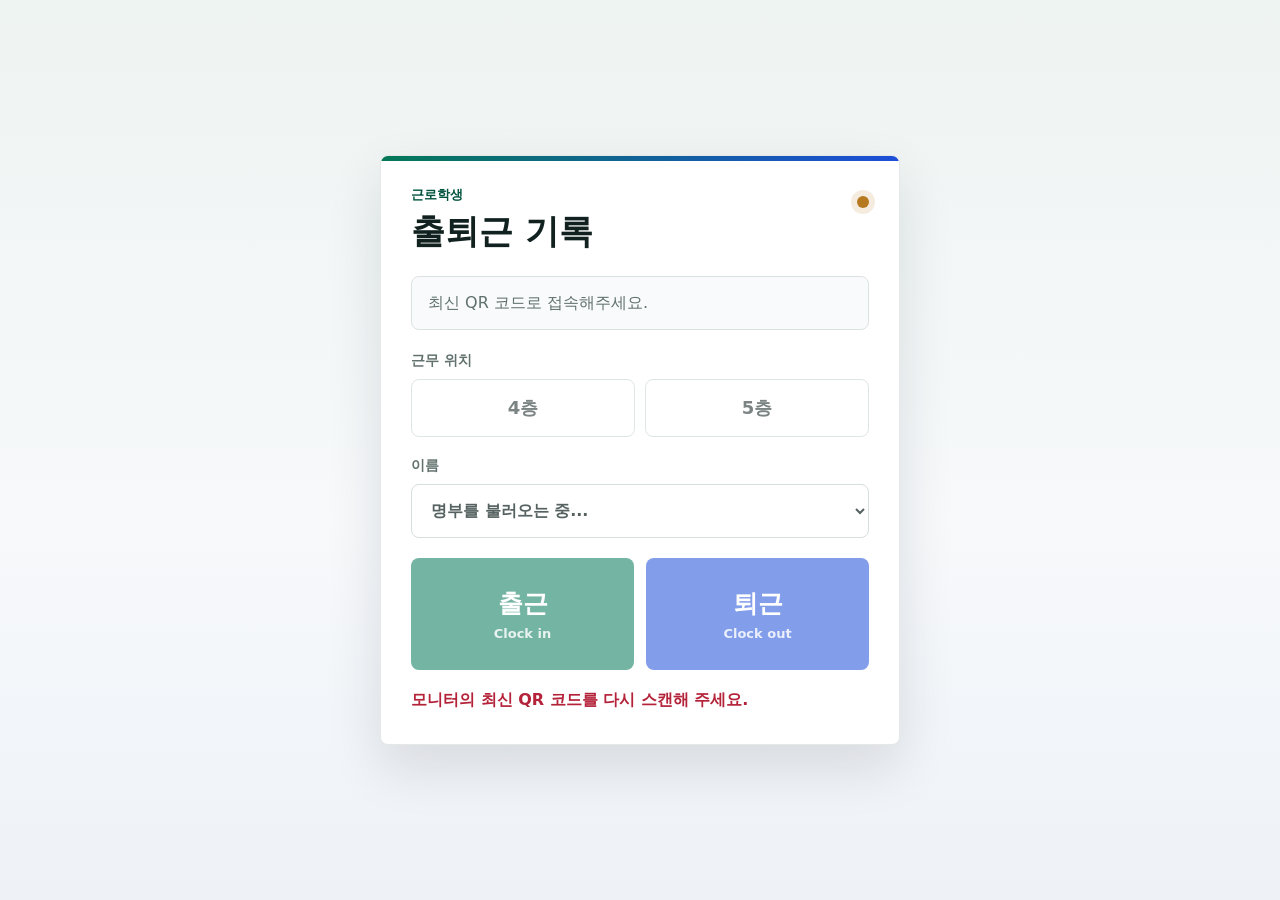
<file: index.html>
<!doctype html>
<html lang="ko">
<head>
  <meta charset="utf-8">
  <meta name="viewport" content="width=device-width, initial-scale=1">
  <meta http-equiv="Cache-Control" content="no-cache, no-store, must-revalidate">
  <meta http-equiv="Pragma" content="no-cache">
  <meta http-equiv="Expires" content="0">
  <title>근로학생 출퇴근 기록</title>
  <link rel="stylesheet" href="./styles.css?v=20260916-manual-4">
</head>
<body>
  <main class="app-shell">
    <section class="panel attendance-panel">
      <div class="loading-layer" id="loadingLayer" hidden>
        <div class="spinner" aria-hidden="true"></div>
        <strong id="loadingText">처리 중입니다</strong>
      </div>

      <div class="brand-row">
        <div>
          <p class="eyebrow">근로학생</p>
          <h1>출퇴근 기록</h1>
        </div>
        <div class="status-dot" id="connectionStatus" title="연결 상태"></div>
      </div>

      <div class="notice" id="tokenNotice">
        QR 코드를 확인하고 있습니다.
      </div>

      <fieldset class="floor-picker" id="floorPicker" disabled>
        <legend>근무 위치</legend>
        <button class="floor-button" type="button" data-floor="4층">4층</button>
        <button class="floor-button" type="button" data-floor="5층">5층</button>
      </fieldset>

      <label class="field">
        <span>이름</span>
        <select id="studentSelect" disabled>
          <option value="">명부를 불러오는 중...</option>
        </select>
      </label>

      <div class="action-grid" aria-label="출근 또는 퇴근 선택">
        <button class="action-button in" id="clockInButton" type="button" disabled>
          <span>출근</span>
          <strong>Clock in</strong>
        </button>
        <button class="action-button out" id="clockOutButton" type="button" disabled>
          <span>퇴근</span>
          <strong>Clock out</strong>
        </button>
      </div>

      <p class="result" id="resultText" role="status" aria-live="polite"></p>
      <button class="secondary-button retry-button" id="retryRosterButton" type="button" hidden>명부 다시 불러오기</button>
    </section>
  </main>

  <script src="./config.js?v=20260916-manual-4"></script>
  <script src="./shared.js?v=20260916-manual-4"></script>
  <script>
    const token = new URLSearchParams(location.search).get("token") || "";
    const floorPicker = document.getElementById("floorPicker");
    const floorButtons = Array.from(document.querySelectorAll(".floor-button"));
    const studentSelect = document.getElementById("studentSelect");
    const tokenNotice = document.getElementById("tokenNotice");
    const resultText = document.getElementById("resultText");
    const clockInButton = document.getElementById("clockInButton");
    const clockOutButton = document.getElementById("clockOutButton");
    const connectionStatus = document.getElementById("connectionStatus");
    const loadingLayer = document.getElementById("loadingLayer");
    const loadingText = document.getElementById("loadingText");
    const retryRosterButton = document.getElementById("retryRosterButton");
    const actionCooldownMs = 60000;
    const duplicateMessage = "이미 기록이 완료되었습니다. 모니터 화면에는 일시적인 지연이 있을 수 있습니다.";
    let students = [];
    let selectedFloor = localStorage.getItem("attendance:lastFloor") || "";
    let isActionCooldownActive = false;
    let isAttendanceRequestActive = false;
    let actionCooldownTimer = null;

    function setReadyState(isReady) {
      floorPicker.disabled = !isReady;
      studentSelect.disabled = !isReady || !selectedFloor;
      const canSubmit = isReady && Boolean(studentSelect.value) && !isActionCooldownActive && !isAttendanceRequestActive;
      clockInButton.disabled = !canSubmit;
      clockOutButton.disabled = !canSubmit;
      const isSubmitBlocked = isReady && Boolean(studentSelect.value) && (isActionCooldownActive || isAttendanceRequestActive);
      clockInButton.setAttribute("aria-disabled", String(isSubmitBlocked));
      clockOutButton.setAttribute("aria-disabled", String(isSubmitBlocked));
      connectionStatus.classList.toggle("ready", isReady);
    }

    function setResult(message, type) {
      resultText.textContent = message;
      resultText.dataset.type = type || "";
    }

    function setLoading(isLoading, message) {
      loadingLayer.hidden = !isLoading;
      loadingText.textContent = message || "처리 중입니다";
      document.querySelector(".attendance-panel").setAttribute("aria-busy", String(isLoading));
    }

    function setRosterRetryVisible(isVisible) {
      retryRosterButton.hidden = !isVisible;
    }

    function startActionCooldown() {
      isActionCooldownActive = true;
      window.clearTimeout(actionCooldownTimer);
      setReadyState(true);

      actionCooldownTimer = window.setTimeout(() => {
        isActionCooldownActive = false;
        setReadyState(true);
      }, actionCooldownMs);
    }

    function createRequestId() {
      if (window.crypto && typeof window.crypto.randomUUID === "function") {
        return window.crypto.randomUUID();
      }
      return [
        Date.now().toString(36),
        Math.random().toString(36).slice(2),
        Math.random().toString(36).slice(2)
      ].join("-");
    }

    function normalizeStudent(student) {
      if (typeof student === "string") {
        return { floor: "미지정", name: student };
      }
      return {
        floor: String(student.floor || "미지정").trim(),
        name: String(student.name || "").trim()
      };
    }

    function renderFloorButtons() {
      const availableFloors = new Set(students.map((student) => student.floor));
      floorButtons.forEach((button) => {
        const isAvailable = availableFloors.has(button.dataset.floor);
        button.hidden = !isAvailable;
        button.classList.toggle("selected", button.dataset.floor === selectedFloor);
      });

      if (!availableFloors.has(selectedFloor)) {
        selectedFloor = availableFloors.has("4층") ? "4층" : Array.from(availableFloors)[0] || "";
      }

      floorButtons.forEach((button) => {
        button.classList.toggle("selected", button.dataset.floor === selectedFloor);
      });
    }

    function renderStudentOptions() {
      const floorStudents = students.filter((student) => student.floor === selectedFloor);
      studentSelect.innerHTML = '<option value="">이름을 선택하세요</option>';

      floorStudents.forEach((student) => {
        const option = document.createElement("option");
        option.value = student.name;
        option.textContent = student.name;
        studentSelect.appendChild(option);
      });

      const savedName = localStorage.getItem("attendance:lastName");
      if (savedName && floorStudents.some((student) => student.name === savedName)) {
        studentSelect.value = savedName;
      }

      setReadyState(true);
    }

    async function loadRoster() {
      setRosterRetryVisible(false);
      setReadyState(false);
      setLoading(true, "명부를 불러오는 중입니다");
      if (!token) {
        setLoading(false);
        tokenNotice.textContent = "최신 QR 코드로 접속해주세요.";
        setResult("모니터의 최신 QR 코드를 다시 스캔해 주세요.", "error");
        return;
      }

      try {
        const data = await AttendanceApi.call("roster", { token });
        if (!data.ok) throw new Error(data.message || "명부를 불러오지 못했습니다.");

        students = (data.students || []).map(normalizeStudent).filter((student) => student.name);
        renderFloorButtons();
        renderStudentOptions();

        tokenNotice.textContent = data.stale
          ? "최근에 불러온 명부를 임시로 사용 중입니다. 기록은 정상 저장됩니다."
          : "근무 위치와 이름을 선택한 뒤 출근 또는 퇴근을 누르세요.";
        setResult(data.stale ? data.message : "", data.stale ? "" : "");
      } catch (error) {
        tokenNotice.textContent = "명부 연결에 실패했습니다.";
        studentSelect.innerHTML = '<option value="">명부를 불러오지 못했습니다</option>';
        setResult(error.message, "error");
        setReadyState(false);
        setRosterRetryVisible(true);
      } finally {
        setLoading(false);
      }
    }

    async function submitAttendance(kind) {
      const name = studentSelect.value;
      if (isActionCooldownActive) {
        alert(duplicateMessage);
        return;
      }
      if (!selectedFloor) {
        setResult("근무 위치를 먼저 선택해 주세요.", "error");
        return;
      }
      if (!name) {
        setResult("이름을 먼저 선택해 주세요.", "error");
        studentSelect.focus();
        return;
      }

      isAttendanceRequestActive = true;
      setReadyState(false);
      setLoading(true, "기록 중입니다");
      setResult("기록 중입니다...", "");
      startActionCooldown();

      try {
        const requestId = createRequestId();
        const data = await AttendanceApi.call("log", { floor: selectedFloor, name, kind, token, requestId });
        if (!data.ok) throw new Error(data.message || "기록에 실패했습니다.");

        localStorage.setItem("attendance:lastFloor", selectedFloor);
        localStorage.setItem("attendance:lastName", name);
        const kindLabel = data.kindLabel || (kind === "in" ? "출근" : "퇴근");
        const resultMessage = data.duplicate
          ? `${selectedFloor} ${name}님의 ${kindLabel} 기록은 이미 저장되어 있습니다. (${data.recordedAt})`
          : `${selectedFloor} ${name}님의 ${kindLabel} 기록이 저장되었습니다. (${data.recordedAt})`;
        setResult(resultMessage, "success");
        const completionMessage = data.duplicate
          ? `${kindLabel} 기록이 이미 저장되어 있어 추가 기록하지 않았습니다.`
          : `${kindLabel}을 완료했습니다. 모니터 화면에는 일시적인 지연이 있을 수 있습니다.`;
        tokenNotice.textContent = completionMessage;
        setLoading(false);
        alert(completionMessage);
      } catch (error) {
        setResult(error.message, "error");
      } finally {
        isAttendanceRequestActive = false;
        setLoading(false);
        setReadyState(true);
      }
    }

    floorButtons.forEach((button) => {
      button.addEventListener("click", () => {
        selectedFloor = button.dataset.floor;
        localStorage.setItem("attendance:lastFloor", selectedFloor);
        renderFloorButtons();
        renderStudentOptions();
      });
    });

    studentSelect.addEventListener("change", () => setReadyState(true));
    clockInButton.addEventListener("click", () => submitAttendance("in"));
    clockOutButton.addEventListener("click", () => submitAttendance("out"));
    retryRosterButton.addEventListener("click", loadRoster);
    loadRoster();
  </script>
</body>
</html>
</file>
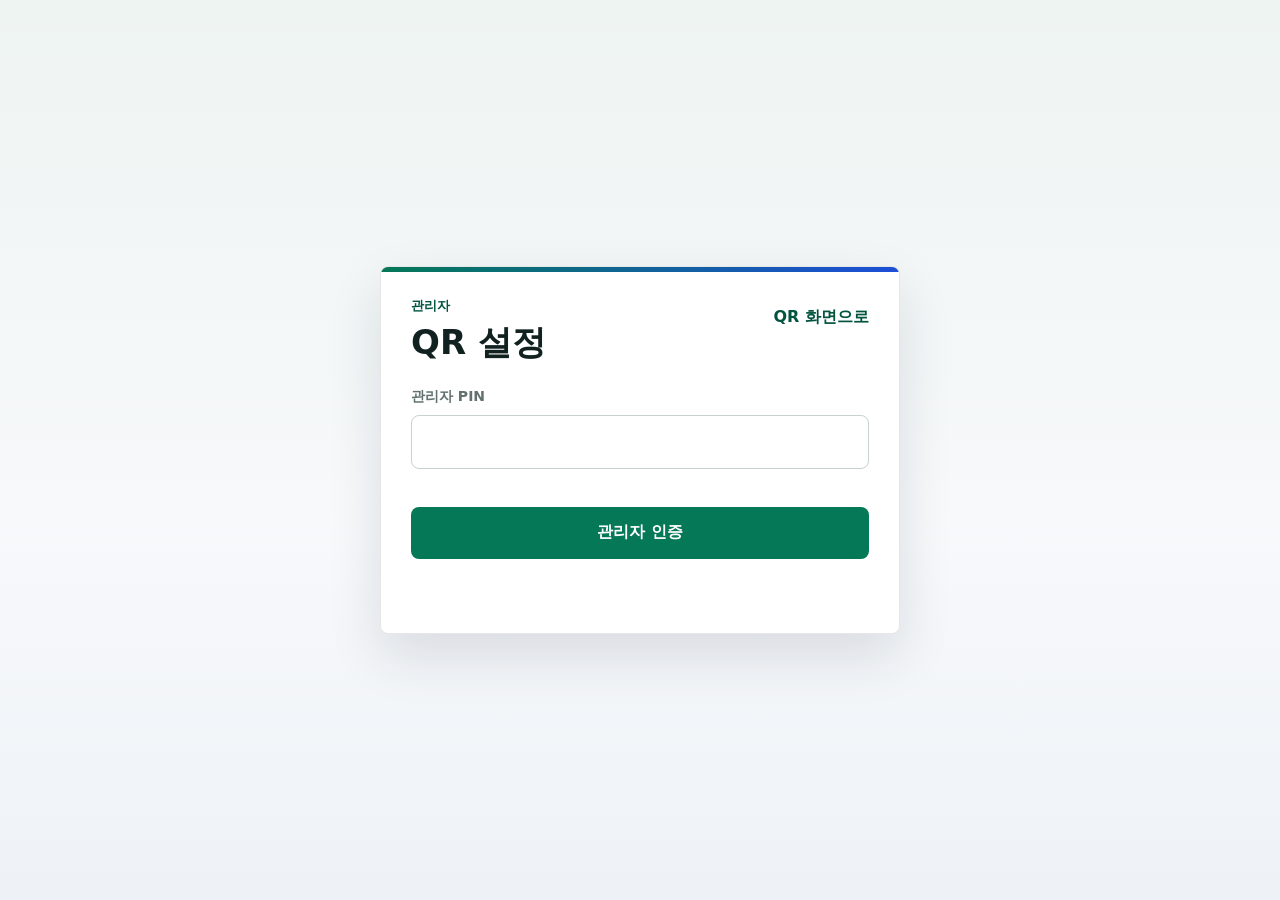
<file: admin.html>
<!doctype html>
<html lang="ko">
<head>
  <meta charset="utf-8">
  <meta name="viewport" content="width=device-width, initial-scale=1">
  <meta http-equiv="Cache-Control" content="no-cache, no-store, must-revalidate">
  <meta http-equiv="Pragma" content="no-cache">
  <meta http-equiv="Expires" content="0">
  <title>출퇴근 앱 관리자</title>
  <link rel="stylesheet" href="./styles.css?v=20260916-manual-4">
</head>
<body>
  <main class="app-shell">
    <section class="panel admin-panel">
      <div class="brand-row">
        <div>
          <p class="eyebrow">관리자</p>
          <h1>QR 설정</h1>
        </div>
        <a class="text-link" href="./display.html?v=20260916-manual-4">QR 화면으로</a>
      </div>

      <form class="settings-form" id="pinForm">
        <label class="field">
          <span>관리자 PIN</span>
          <input id="adminPinInput" type="password" autocomplete="off" required>
        </label>
        <button class="primary-button" type="submit">관리자 인증</button>
      </form>

      <div class="admin-content" id="adminContent" hidden>
        <div class="notice">
          QR 교체 주기를 바꾸면 다음 QR 발급부터 적용됩니다. 이미 열린 학생 화면은 새 QR을 다시 스캔해야 합니다.
        </div>

        <label class="field">
          <span>QR 교체 주기</span>
          <select id="intervalSelect">
            <option value="30">30분마다</option>
            <option value="60">1시간마다</option>
            <option value="180">3시간마다</option>
            <option value="360">6시간마다</option>
          </select>
        </label>

        <div class="admin-actions">
          <button class="primary-button" id="saveSettingsButton" type="button">설정 저장</button>
          <button class="secondary-button" id="refreshButton" type="button">상태 확인</button>
        </div>

        <dl class="env-list" id="envList"></dl>
      </div>

      <p class="result" id="statusResult" role="status" aria-live="polite"></p>
    </section>
  </main>

  <script src="./config.js?v=20260916-manual-4"></script>
  <script src="./shared.js?v=20260916-manual-4"></script>
  <script>
    const pinForm = document.getElementById("pinForm");
    const adminPinInput = document.getElementById("adminPinInput");
    const adminContent = document.getElementById("adminContent");
    const intervalSelect = document.getElementById("intervalSelect");
    const saveSettingsButton = document.getElementById("saveSettingsButton");
    const refreshButton = document.getElementById("refreshButton");
    const envList = document.getElementById("envList");
    const statusResult = document.getElementById("statusResult");
    let adminPin = sessionStorage.getItem("attendance:adminPin") || "";

    const labels = {
      googleAppsScriptUrl: "GOOGLE_APPS_SCRIPT_URL",
      proxySecret: "ATTENDANCE_PROXY_SECRET",
      qrSecret: "ATTENDANCE_QR_SECRET",
      adminPin: "ATTENDANCE_DISPLAY_PIN",
      siteUrl: "ATTENDANCE_SITE_URL",
      timezone: "ATTENDANCE_TIMEZONE",
      refreshTimes: "ATTENDANCE_QR_REFRESH_TIMES"
    };

    function setResult(message, type) {
      statusResult.textContent = message;
      statusResult.dataset.type = type || "";
    }

    function renderStatus(configured) {
      envList.innerHTML = "";
      Object.entries(labels).forEach(([key, label]) => {
        const row = document.createElement("div");
        const term = document.createElement("dt");
        const description = document.createElement("dd");
        term.textContent = label;
        description.textContent = configured[key] ? "설정됨" : "미설정";
        description.dataset.type = configured[key] ? "success" : "error";
        if (key === "siteUrl" && !configured[key]) {
          description.textContent = "선택 항목";
          description.dataset.type = "";
        }
        row.append(term, description);
        envList.appendChild(row);
      });
    }

    async function loadStatus() {
      setResult("확인 중입니다...", "");
      try {
        const data = await AttendanceApi.call("adminStatus", { adminPin });
        if (!data.ok) throw new Error(data.message || "상태 확인에 실패했습니다.");
        pinForm.hidden = true;
        adminContent.hidden = false;
        intervalSelect.value = String(data.settings.qrIntervalMinutes || 60);
        renderStatus(data.configured);
        setResult("관리자 인증이 완료되었습니다.", "success");
      } catch (error) {
        pinForm.hidden = false;
        adminContent.hidden = true;
        sessionStorage.removeItem("attendance:adminPin");
        adminPin = "";
        setResult(error.message, "error");
        adminPinInput.focus();
      }
    }

    async function saveSettings() {
      setResult("설정을 저장하는 중입니다...", "");
      try {
        const data = await AttendanceApi.call("updateSettings", {
          adminPin,
          intervalMinutes: intervalSelect.value
        });
        if (!data.ok) throw new Error(data.message || "설정 저장에 실패했습니다.");
        intervalSelect.value = String(data.settings.qrIntervalMinutes);
        setResult(`QR 교체 주기를 ${intervalSelect.options[intervalSelect.selectedIndex].textContent}로 저장했습니다.`, "success");
      } catch (error) {
        setResult(error.message, "error");
      }
    }

    pinForm.addEventListener("submit", (event) => {
      event.preventDefault();
      adminPin = adminPinInput.value.trim();
      sessionStorage.setItem("attendance:adminPin", adminPin);
      loadStatus();
    });

    saveSettingsButton.addEventListener("click", saveSettings);
    refreshButton.addEventListener("click", loadStatus);

    if (adminPin) {
      adminPinInput.value = adminPin;
      loadStatus();
    }
  </script>
</body>
</html>
</file>
<file: styles.css>
:root {
  color-scheme: light;
  --bg: #f4f6f8;
  --surface: #ffffff;
  --surface-subtle: #f8fafb;
  --ink: #10211f;
  --muted: #61716d;
  --line: #dbe3e0;
  --green: #047857;
  --green-strong: #03543f;
  --blue: #1d4ed8;
  --blue-strong: #1e3a8a;
  --amber: #b7791f;
  --red: #b4233a;
  --shadow: 0 22px 54px rgba(15, 23, 42, 0.12);
  font-family: "Pretendard", "Apple SD Gothic Neo", "Malgun Gothic", system-ui, sans-serif;
}

* {
  box-sizing: border-box;
}

body {
  margin: 0;
  min-height: 100vh;
  background: var(--bg);
  color: var(--ink);
}

button,
input,
select {
  font: inherit;
}

button {
  touch-action: manipulation;
}

.app-shell {
  min-height: 100vh;
  display: grid;
  place-items: center;
  padding: 24px;
  background:
    linear-gradient(180deg, #eef4f2 0%, #f7f9fb 58%, #eef2f7 100%);
}

.panel {
  position: relative;
  overflow: hidden;
  width: min(100%, 520px);
  padding: 30px;
  border: 1px solid rgba(16, 33, 31, 0.1);
  border-radius: 8px;
  background: var(--surface);
  box-shadow: var(--shadow);
}

.panel::before {
  content: "";
  position: absolute;
  inset: 0 0 auto;
  height: 5px;
  background: linear-gradient(90deg, var(--green), var(--blue));
}

.brand-row {
  display: flex;
  align-items: flex-start;
  justify-content: space-between;
  gap: 20px;
  margin-bottom: 26px;
}

.eyebrow {
  margin: 0 0 8px;
  color: var(--green-strong);
  font-size: 13px;
  font-weight: 800;
  letter-spacing: 0;
}

h1 {
  margin: 0;
  font-size: 34px;
  line-height: 1.12;
  letter-spacing: 0;
}

.status-dot {
  width: 12px;
  height: 12px;
  margin-top: 10px;
  border-radius: 999px;
  background: var(--amber);
  box-shadow: 0 0 0 6px rgba(183, 121, 31, 0.14);
}

.status-dot.ready {
  background: var(--green);
  box-shadow: 0 0 0 6px rgba(4, 120, 87, 0.14);
}

.notice {
  min-height: 50px;
  margin-bottom: 22px;
  padding: 14px 16px;
  border: 1px solid var(--line);
  border-radius: 8px;
  background: var(--surface-subtle);
  color: var(--muted);
  line-height: 1.45;
  word-break: keep-all;
  overflow-wrap: anywhere;
}

.field {
  display: grid;
  gap: 9px;
  margin-bottom: 20px;
  color: var(--muted);
  font-size: 14px;
  font-weight: 800;
}

input,
select {
  width: 100%;
  min-height: 54px;
  padding: 0 15px;
  border: 1px solid #c6d2ce;
  border-radius: 8px;
  background: #ffffff;
  color: var(--ink);
  font-size: 16px;
  outline: none;
}

input:focus,
select:focus {
  border-color: var(--green);
  box-shadow: 0 0 0 4px rgba(4, 120, 87, 0.12);
}

.floor-picker {
  display: grid;
  grid-template-columns: 1fr 1fr;
  gap: 10px;
  margin: 0 0 20px;
  padding: 0;
  border: 0;
}

.floor-picker legend {
  grid-column: 1 / -1;
  padding: 0 0 9px;
  color: var(--muted);
  font-size: 14px;
  font-weight: 800;
}

.floor-button {
  min-height: 58px;
  border: 1px solid #c6d2ce;
  border-radius: 8px;
  background: #ffffff;
  color: var(--ink);
  cursor: pointer;
  font-size: 18px;
  font-weight: 900;
}

.floor-button.selected {
  border-color: var(--green);
  background: #e8f5f0;
  color: var(--green-strong);
  box-shadow: inset 0 0 0 1px var(--green);
}

.floor-picker:disabled .floor-button,
.floor-button:disabled {
  cursor: not-allowed;
  opacity: 0.55;
}

.action-grid {
  display: grid;
  grid-template-columns: 1fr 1fr;
  gap: 12px;
}

.action-button {
  min-height: 112px;
  display: grid;
  align-content: center;
  gap: 6px;
  border: 0;
  border-radius: 8px;
  color: #ffffff;
  cursor: pointer;
  transition: transform 150ms ease, box-shadow 150ms ease, filter 150ms ease;
}

.action-button:hover:not(:disabled):not([aria-disabled="true"]) {
  transform: translateY(-2px);
  filter: brightness(1.03);
  box-shadow: 0 14px 28px rgba(15, 23, 42, 0.16);
}

.action-button:disabled,
.action-button[aria-disabled="true"] {
  cursor: not-allowed;
  opacity: 0.55;
}

.action-button span {
  font-size: 25px;
  font-weight: 900;
}

.action-button strong {
  font-size: 13px;
  opacity: 0.84;
}

.action-button.in {
  background: var(--green);
}

.action-button.out {
  background: var(--blue);
}

.result {
  min-height: 26px;
  margin: 18px 0 0;
  color: var(--muted);
  line-height: 1.45;
  word-break: keep-all;
  overflow-wrap: anywhere;
}

.result[data-type="success"] {
  color: var(--green-strong);
  font-weight: 900;
}

.result[data-type="error"] {
  color: var(--red);
  font-weight: 900;
}

.text-link {
  margin-top: 10px;
  color: var(--green-strong);
  font-weight: 900;
  text-decoration: none;
}

.settings-form {
  display: grid;
  gap: 18px;
  margin-bottom: 18px;
}

.settings-form[hidden] {
  display: none;
}

.admin-actions {
  display: grid;
  grid-template-columns: 1fr 1fr;
  gap: 12px;
}

.primary-button,
.secondary-button {
  min-height: 52px;
  border-radius: 8px;
  cursor: pointer;
  font-weight: 900;
}

.primary-button {
  border: 0;
  background: var(--green);
  color: #ffffff;
}

.secondary-button {
  border: 1px solid #c6d2ce;
  background: #ffffff;
  color: var(--ink);
}

.primary-button:disabled,
.secondary-button:disabled {
  cursor: not-allowed;
  opacity: 0.55;
}

.retry-button {
  width: 100%;
  margin-top: 14px;
}

.admin-content {
  display: grid;
  gap: 18px;
}

.admin-content[hidden] {
  display: none;
}

.env-list {
  display: grid;
  gap: 8px;
  margin: 0;
}

.env-list div {
  display: grid;
  grid-template-columns: minmax(0, 1fr) auto;
  gap: 14px;
  align-items: center;
  min-height: 44px;
  padding: 10px 12px;
  border: 1px solid var(--line);
  border-radius: 8px;
  background: #ffffff;
}

.env-list dt {
  color: var(--ink);
  font-family: ui-monospace, SFMono-Regular, Consolas, monospace;
  font-size: 13px;
  overflow-wrap: anywhere;
}

.env-list dd {
  margin: 0;
  color: var(--muted);
  font-size: 13px;
  font-weight: 900;
}

.env-list dd[data-type="success"] {
  color: var(--green-strong);
}

.env-list dd[data-type="error"] {
  color: var(--red);
}

.loading-layer {
  position: absolute;
  inset: 0;
  z-index: 4;
  display: grid;
  place-items: center;
  gap: 14px;
  align-content: center;
  background: rgba(255, 255, 255, 0.86);
  backdrop-filter: blur(6px);
  color: var(--ink);
  text-align: center;
}

.loading-layer[hidden] {
  display: none;
}

.loading-layer strong {
  font-size: 18px;
  line-height: 1.3;
}

.spinner {
  width: 42px;
  height: 42px;
  border: 4px solid #d8e5e0;
  border-top-color: var(--green);
  border-radius: 999px;
  animation: spin 780ms linear infinite;
}

@keyframes spin {
  to {
    transform: rotate(360deg);
  }
}

.display-body {
  position: relative;
  isolation: isolate;
  height: 100vh;
  overflow: hidden;
  background: #071a35;
}

.display-body::before,
.display-body::after {
  content: "";
  position: fixed;
  inset: 0;
  pointer-events: none;
}

.display-body::before {
  z-index: 0;
  background: url("./assets/banner-bg.png") center center / cover no-repeat;
  opacity: 0.74;
  filter: saturate(0.94) contrast(1.04);
}

.display-body::after {
  z-index: 1;
  background:
    linear-gradient(90deg, rgba(5, 16, 39, 0.92) 0%, rgba(8, 29, 62, 0.78) 40%, rgba(8, 26, 50, 0.52) 68%, rgba(5, 15, 28, 0.48) 100%),
    linear-gradient(180deg, rgba(2, 9, 22, 0.12) 0%, rgba(2, 9, 22, 0.3) 100%);
}

.admin-corner-link {
  position: fixed;
  top: 18px;
  right: 18px;
  z-index: 3;
  padding: 8px 11px;
  border: 1px solid rgba(255, 255, 255, 0.2);
  border-radius: 8px;
  background: rgba(8, 26, 50, 0.44);
  color: rgba(255, 255, 255, 0.82);
  font-size: 12px;
  font-weight: 900;
  text-decoration: none;
  backdrop-filter: blur(8px);
}

.admin-corner-link:hover {
  background: rgba(255, 255, 255, 0.92);
  color: #0f2b4c;
}

.display-shell {
  position: relative;
  z-index: 2;
  height: 100svh;
  max-height: 100vh;
  display: grid;
  grid-template-columns: minmax(330px, 0.78fr) minmax(360px, 0.72fr) minmax(430px, 0.9fr);
  grid-template-rows: auto auto;
  align-content: center;
  align-items: start;
  gap: 28px;
  padding: 34px 42px;
}

.display-copy {
  min-width: 0;
  grid-row: 1 / span 2;
  align-self: center;
}

.system-masthead {
  position: relative;
  display: grid;
  gap: 10px;
  margin: 0 0 28px;
  padding: 20px 24px 22px 26px;
  border-left: 8px solid #8ee7a4;
  border-radius: 0 8px 8px 0;
  background: linear-gradient(90deg, rgba(4, 18, 39, 0.72), rgba(6, 34, 66, 0.38));
  box-shadow: 0 20px 58px rgba(0, 0, 0, 0.2);
  backdrop-filter: blur(5px);
}

.system-masthead::before {
  content: none;
}

.system-masthead span {
  color: #bde4ff;
  font-size: 18px;
  font-weight: 900;
  line-height: 1.2;
  word-break: keep-all;
}

.system-masthead strong {
  color: #ffffff;
  font-size: 42px;
  font-weight: 900;
  line-height: 1.08;
  letter-spacing: 0;
  word-break: keep-all;
  text-shadow: 0 3px 20px rgba(0, 0, 0, 0.32);
}

.manual-attendance-button {
  width: fit-content;
  min-height: 46px;
  margin-top: 8px;
  padding: 0 18px;
  border: 1px solid rgba(255, 255, 255, 0.38);
  border-radius: 8px;
  background: rgba(255, 255, 255, 0.92);
  color: #083f35;
  cursor: pointer;
  font-size: 17px;
  font-weight: 900;
  box-shadow: 0 12px 28px rgba(0, 0, 0, 0.18);
}

.manual-attendance-button:hover {
  background: #ffffff;
  color: var(--green-strong);
}

.clock-block {
  display: grid;
  gap: 12px;
}

.display-time {
  display: block;
  color: #ffffff;
  font-size: 86px;
  font-weight: 900;
  font-variant-numeric: tabular-nums;
  line-height: 0.92;
  letter-spacing: 0;
  white-space: nowrap;
  text-shadow: 0 4px 26px rgba(0, 0, 0, 0.34);
}

.display-date {
  display: block;
  color: #cfe8ff;
  font-size: 24px;
  font-weight: 900;
  line-height: 1.2;
  word-break: keep-all;
  text-shadow: 0 3px 18px rgba(0, 0, 0, 0.3);
}

.display-copy h1 {
  max-width: 720px;
  margin-top: 34px;
  color: #ffffff;
  font-size: 50px;
  line-height: 1.08;
  letter-spacing: 0;
  word-break: keep-all;
  text-wrap: balance;
  text-shadow: 0 4px 24px rgba(0, 0, 0, 0.36);
}

.display-status {
  max-width: 680px;
  margin: 20px 0 0;
  color: #d9eafd;
  font-size: 20px;
  line-height: 1.42;
  word-break: keep-all;
  text-wrap: balance;
  text-shadow: 0 3px 18px rgba(0, 0, 0, 0.28);
}

.qr-stage {
  grid-column: 2;
  grid-row: 2;
  justify-self: end;
  align-self: start;
  display: grid;
  gap: 18px;
  justify-items: stretch;
}

.qr-canvas {
  width: min(28vw, calc(100vh - 220px), 500px);
  height: min(28vw, calc(100vh - 220px), 500px);
  display: grid;
  place-items: center;
  border: 22px solid #ffffff;
  border-radius: 8px;
  background: #ffffff;
  box-shadow: 0 26px 74px rgba(0, 0, 0, 0.32);
}

.qr-canvas canvas,
.qr-canvas img {
  display: block;
  width: 100% !important;
  height: 100% !important;
}

.qr-placeholder {
  display: grid;
  gap: 14px;
  justify-items: center;
  color: var(--muted);
  font-size: 18px;
  font-weight: 900;
}

.qr-meta {
  width: min(28vw, calc(100vh - 220px), 500px);
  display: grid;
  grid-template-columns: minmax(0, 1fr) auto;
  gap: 16px;
  align-items: center;
  padding: 13px 16px;
  border: 1px solid rgba(255, 255, 255, 0.72);
  border-radius: 8px;
  background: rgba(255, 255, 255, 0.88);
  color: #29423c;
  font-size: 18px;
  line-height: 1.35;
  word-break: keep-all;
  backdrop-filter: blur(10px);
}

.connection-state {
  display: inline-flex;
  align-items: center;
  gap: 10px;
  min-width: 0;
  font-weight: 900;
}

.connection-dot {
  width: 12px;
  height: 12px;
  flex: 0 0 auto;
  border-radius: 999px;
  background: var(--amber);
  box-shadow: 0 0 0 5px rgba(183, 121, 31, 0.14);
}

.connection-panel[data-status="ok"] .connection-dot {
  background: var(--green);
  box-shadow: 0 0 0 5px rgba(4, 120, 87, 0.14);
}

.connection-panel[data-status="error"] .connection-dot {
  background: var(--red);
  box-shadow: 0 0 0 5px rgba(180, 35, 58, 0.14);
}

.recent-stage {
  grid-column: 2 / 4;
  grid-row: 1;
  display: grid;
  gap: 10px;
  min-width: 0;
  padding: 16px 18px;
  border: 1px solid rgba(255, 255, 255, 0.38);
  border-radius: 8px;
  background: rgba(6, 26, 52, 0.58);
  color: #ffffff;
  box-shadow: 0 18px 52px rgba(0, 0, 0, 0.22);
  backdrop-filter: blur(10px);
}

.recent-heading {
  display: flex;
  align-items: center;
  justify-content: space-between;
  gap: 16px;
}

.recent-title {
  min-width: 0;
  display: flex;
  align-items: baseline;
  gap: 10px;
}

.recent-heading strong {
  font-size: 22px;
  font-weight: 900;
  line-height: 1.1;
}

.recent-title span {
  color: #d7e7f6;
  font-size: 13px;
  font-weight: 800;
  line-height: 1.25;
}

.recent-actions {
  flex-shrink: 0;
  display: flex;
  align-items: center;
  justify-content: flex-end;
  gap: 10px;
}

.recent-sound-button {
  min-height: 28px;
  padding: 4px 10px;
  color: #ffffff;
  background: rgba(255, 255, 255, 0.1);
  border: 1px solid rgba(255, 255, 255, 0.38);
  border-radius: 999px;
  font-size: 12px;
  font-weight: 900;
  line-height: 1.1;
}

.recent-sound-button[aria-pressed="true"] {
  color: var(--blue-strong);
  background: #ffffff;
}

.recent-sound-button:disabled {
  cursor: not-allowed;
  opacity: 0.72;
}

.recent-heading time {
  color: #cfe8ff;
  font-size: 12px;
  font-weight: 900;
  white-space: nowrap;
}

.recent-list {
  display: grid;
  grid-template-columns: repeat(3, minmax(0, 1fr));
  gap: 10px;
}

.recent-item,
.recent-empty {
  min-width: 0;
  min-height: 68px;
  display: grid;
  align-content: center;
  gap: 5px;
  padding: 11px 12px;
  border: 1px solid rgba(255, 255, 255, 0.42);
  border-radius: 8px;
  background: rgba(255, 255, 255, 0.9);
  color: var(--ink);
  box-shadow: inset 0 1px 0 rgba(255, 255, 255, 0.74);
}

.recent-empty {
  grid-column: 1 / -1;
  place-items: center;
  color: var(--muted);
  font-size: 18px;
  font-weight: 900;
}

.recent-kind {
  justify-self: start;
  padding: 3px 8px;
  border-radius: 999px;
  background: #e8f5f0;
  color: var(--green-strong);
  font-size: 12px;
  font-weight: 900;
  line-height: 1.1;
}

.recent-item.is-out .recent-kind {
  background: #fff1f2;
  color: var(--red);
}

.recent-item strong {
  display: block;
  overflow: hidden;
  color: var(--ink);
  font-size: 24px;
  font-weight: 900;
  line-height: 1.05;
  text-overflow: ellipsis;
  white-space: nowrap;
}

.recent-meta {
  overflow: hidden;
  color: var(--muted);
  font-size: 14px;
  font-weight: 900;
  line-height: 1.15;
  text-overflow: ellipsis;
  white-space: nowrap;
}

.schedule-stage {
  grid-column: 3;
  grid-row: 2;
  min-width: 0;
  align-self: start;
  display: grid;
  grid-template-rows: auto auto;
  gap: 18px;
  padding: 24px;
  border: 1px solid rgba(255, 255, 255, 0.48);
  border-radius: 8px;
  background: rgba(255, 255, 255, 0.9);
  color: var(--ink);
  box-shadow: 0 24px 70px rgba(0, 0, 0, 0.26);
  backdrop-filter: blur(10px);
}

.schedule-heading {
  display: flex;
  align-items: center;
  justify-content: space-between;
  gap: 16px;
  padding-bottom: 10px;
  border-bottom: 1px solid rgba(16, 33, 31, 0.13);
}

.schedule-heading div {
  display: grid;
  gap: 4px;
}

.schedule-heading strong {
  color: var(--ink);
  font-size: 42px;
  line-height: 1.02;
  letter-spacing: 0;
}

.schedule-heading time {
  color: var(--muted);
  font-size: 12px;
  font-weight: 900;
  white-space: nowrap;
}

.schedule-refresh-button {
  width: 42px;
  height: 42px;
  flex: 0 0 auto;
  display: grid;
  place-items: center;
  margin-left: auto;
  border: 1px solid #c6d2ce;
  border-radius: 8px;
  background: #ffffff;
  color: var(--green-strong);
  cursor: pointer;
  font-size: 27px;
  font-weight: 900;
  line-height: 1;
}

.schedule-refresh-button:hover:not(:disabled) {
  background: #e8f5f0;
  border-color: var(--green);
}

.schedule-refresh-button:disabled {
  cursor: wait;
  opacity: 0.52;
}

.schedule-table-wrap {
  min-height: 0;
  overflow: hidden;
}

.schedule-table {
  width: 100%;
  border-collapse: collapse;
  table-layout: fixed;
  font-size: 22px;
  line-height: 1.25;
}

.schedule-table th,
.schedule-table td {
  height: clamp(86px, 13vh, 132px);
  padding: 14px 16px;
  border-bottom: 1px solid #dbe3e0;
  overflow: hidden;
  text-overflow: ellipsis;
  white-space: normal;
  word-break: keep-all;
  overflow-wrap: anywhere;
}

.schedule-table thead th {
  height: 44px;
  padding: 9px 12px;
  background: #0f766e;
  color: #ffffff;
  font-size: 15px;
  font-weight: 900;
  white-space: nowrap;
}

.schedule-table th:first-child {
  width: 35%;
}

.schedule-table tbody th {
  color: #29423c;
  font-variant-numeric: tabular-nums;
  font-weight: 900;
  text-align: left;
}

.schedule-table td {
  color: var(--ink);
  font-size: 30px;
  font-weight: 900;
}

.schedule-table tbody tr.is-current th,
.schedule-table tbody tr.is-current td {
  background: #e8f5f0;
  color: #023f31;
}

.schedule-table tbody tr.is-current th {
  box-shadow: inset 4px 0 0 var(--green);
}

.qr-meta strong {
  color: var(--ink);
  font-weight: 900;
  white-space: nowrap;
}

.manual-modal-backdrop {
  position: fixed;
  inset: 0;
  z-index: 30;
  display: grid;
  place-items: center;
  padding: 28px;
  background: rgba(7, 18, 24, 0.62);
  backdrop-filter: blur(4px);
}

.manual-modal-backdrop[hidden] {
  display: none;
}

.manual-modal {
  width: min(1180px, 96vw);
  max-height: min(880px, 92vh);
  display: grid;
  grid-template-rows: auto auto auto minmax(0, 1fr);
  overflow: hidden;
  border: 1px solid rgba(255, 255, 255, 0.22);
  border-radius: 8px;
  background: #f8fafb;
  color: var(--ink);
  box-shadow: 0 34px 90px rgba(0, 0, 0, 0.36);
}

.manual-modal-header {
  display: flex;
  align-items: center;
  justify-content: space-between;
  gap: 18px;
  padding: 22px 24px;
  background: linear-gradient(90deg, #053f33, #0f2b4c);
  color: #ffffff;
}

.manual-modal-header span {
  display: block;
  margin-bottom: 6px;
  color: #bde4ff;
  font-size: 14px;
  font-weight: 900;
}

.manual-modal-header strong {
  display: block;
  font-size: 34px;
  line-height: 1.1;
}

.manual-modal-actions {
  display: flex;
  gap: 10px;
  align-items: center;
}

.manual-refresh-button,
.manual-close-button {
  min-height: 44px;
  padding: 0 16px;
  border: 1px solid rgba(255, 255, 255, 0.34);
  border-radius: 8px;
  cursor: pointer;
  font-weight: 900;
}

.manual-refresh-button {
  background: rgba(255, 255, 255, 0.16);
  color: #ffffff;
}

.manual-close-button {
  background: #ffffff;
  color: #0f2b4c;
}

.manual-refresh-button:disabled {
  cursor: wait;
  opacity: 0.58;
}

.manual-modal-status {
  min-height: 50px;
  margin: 0;
  padding: 14px 24px;
  border-bottom: 1px solid var(--line);
  background: #ffffff;
  color: var(--muted);
  font-size: 18px;
  font-weight: 800;
  line-height: 1.35;
  word-break: keep-all;
}

.manual-modal-status[data-type="success"] {
  color: var(--green-strong);
}

.manual-modal-status[data-type="error"] {
  color: var(--red);
}

.manual-floor-tabs {
  display: grid;
  grid-template-columns: repeat(2, minmax(0, 1fr));
  gap: 12px;
  padding: 16px 18px 0;
  background: #f8fafb;
}

.manual-floor-chip {
  min-height: 68px;
  display: flex;
  align-items: center;
  justify-content: space-between;
  gap: 12px;
  padding: 0 20px;
  border: 1px solid #cbd7d3;
  border-radius: 8px;
  background: #ffffff;
  color: #29423c;
  cursor: pointer;
  box-shadow: 0 10px 22px rgba(15, 23, 42, 0.06);
}

.manual-floor-chip strong {
  font-size: 28px;
  font-weight: 900;
}

.manual-floor-chip span {
  color: var(--muted);
  font-size: 18px;
  font-weight: 900;
}

.manual-floor-chip.active {
  border-color: var(--green);
  background: #e8f5f0;
  color: var(--green-strong);
  box-shadow: inset 0 0 0 2px var(--green), 0 14px 30px rgba(4, 120, 87, 0.14);
}

.manual-floor-chip.active span {
  color: var(--green-strong);
}

.manual-floor-chip:disabled {
  cursor: wait;
  opacity: 0.62;
}

.manual-roster-groups {
  min-height: 0;
  display: grid;
  grid-template-columns: 1fr;
  gap: 16px;
  overflow: auto;
  padding: 18px;
}

.manual-roster-section {
  min-width: 0;
  display: grid;
  align-content: start;
  gap: 12px;
}

.manual-roster-section h2 {
  margin: 0;
  color: #0f2b4c;
  font-size: 24px;
  line-height: 1.2;
}

.manual-student-list {
  display: grid;
  grid-template-columns: repeat(auto-fit, minmax(330px, 1fr));
  gap: 10px;
}

.manual-student-row,
.manual-empty {
  min-height: 72px;
  display: grid;
  align-items: center;
  gap: 12px;
  border: 1px solid var(--line);
  border-radius: 8px;
  background: #ffffff;
}

.manual-student-row {
  grid-template-columns: minmax(0, 1fr) auto;
  padding: 10px 12px 10px 16px;
}

.manual-empty {
  grid-column: 1 / -1;
  place-items: center;
  padding: 22px;
  color: var(--muted);
  font-size: 20px;
  font-weight: 900;
}

.manual-student-row strong {
  min-width: 0;
  font-size: 26px;
  line-height: 1.12;
  overflow-wrap: anywhere;
}

.manual-student-actions {
  display: grid;
  grid-template-columns: repeat(2, 86px);
  gap: 8px;
}

.manual-log-button {
  min-height: 52px;
  border: 0;
  border-radius: 8px;
  color: #ffffff;
  cursor: pointer;
  font-size: 18px;
  font-weight: 900;
}

.manual-log-button.in {
  background: var(--green);
}

.manual-log-button.out {
  background: var(--blue);
}

.manual-log-button:disabled {
  cursor: wait;
  opacity: 0.58;
}

@media (min-width: 1800px) {
  .display-shell {
    gap: 34px;
    padding: 42px 58px;
  }

  .system-masthead strong {
    font-size: 48px;
  }

  .manual-attendance-button {
    min-height: 50px;
    font-size: 18px;
  }

  .display-time {
    font-size: 104px;
  }

  .display-date {
    font-size: 28px;
  }

  .display-copy h1 {
    font-size: 58px;
  }

  .display-status {
    font-size: 23px;
  }

  .recent-stage {
    padding: 18px 20px;
  }

  .recent-heading strong {
    font-size: 25px;
  }

  .recent-item strong {
    font-size: 28px;
  }

  .qr-canvas,
  .qr-meta {
    width: min(27vw, calc(100vh - 230px), 560px);
  }

  .qr-canvas {
    height: min(27vw, calc(100vh - 230px), 560px);
  }

  .schedule-table {
    font-size: 24px;
  }

  .schedule-table td {
    font-size: 34px;
  }
}

@media (max-width: 1280px) {
  .display-shell {
    grid-template-columns: minmax(300px, 0.76fr) minmax(320px, 0.7fr) minmax(390px, 0.9fr);
    gap: 20px;
    padding: 28px 30px;
  }

  .system-masthead {
    margin-bottom: 28px;
    padding-left: 20px;
  }

  .system-masthead span {
    font-size: 18px;
  }

  .system-masthead strong {
    font-size: 34px;
  }

  .manual-attendance-button {
    min-height: 42px;
    font-size: 15px;
  }

  .display-time {
    font-size: 72px;
  }

  .display-date {
    font-size: 22px;
  }

  .display-copy h1 {
    margin-top: 34px;
    font-size: 42px;
  }

  .display-status {
    font-size: 18px;
  }

  .recent-stage {
    padding: 13px 14px;
  }

  .recent-heading strong {
    font-size: 19px;
  }

  .recent-title {
    gap: 8px;
  }

  .recent-title span {
    font-size: 11px;
  }

  .recent-actions {
    gap: 7px;
  }

  .recent-sound-button {
    min-height: 26px;
    padding: 4px 8px;
    font-size: 11px;
  }

  .recent-item,
  .recent-empty {
    min-height: 62px;
    padding: 9px 10px;
  }

  .recent-item strong {
    font-size: 21px;
  }

  .qr-canvas,
  .qr-meta {
    width: min(26vw, calc(100vh - 204px), 440px);
  }

  .qr-canvas {
    height: min(26vw, calc(100vh - 204px), 440px);
  }

  .schedule-stage {
    padding: 14px;
  }

  .schedule-heading strong {
    font-size: 34px;
  }

  .schedule-table {
    font-size: 19px;
  }

  .schedule-table td {
    font-size: 25px;
  }

  .schedule-table th,
  .schedule-table td {
    height: clamp(76px, 12vh, 110px);
    padding-inline: 10px;
  }
}

@media (max-width: 900px) {
  .display-body {
    overflow: auto;
    height: auto;
  }

  .display-shell {
    height: auto;
    min-height: 100vh;
    grid-template-columns: 1fr;
    grid-template-rows: none;
    gap: 28px;
    padding: 54px 24px 28px;
  }

  .display-copy,
  .recent-stage,
  .qr-stage,
  .schedule-stage {
    grid-column: auto;
    grid-row: auto;
  }

  .display-copy {
    align-self: auto;
  }

  .system-masthead {
    margin-bottom: 24px;
  }

  .system-masthead::before {
    width: min(92vw, 620px);
  }

  .system-masthead strong {
    font-size: 36px;
  }

  .manual-modal {
    width: min(720px, 94vw);
  }

  .manual-roster-groups {
    grid-template-columns: 1fr;
  }

  .display-time {
    font-size: 70px;
  }

  .display-date {
    font-size: 23px;
  }

  .display-copy h1 {
    max-width: none;
    margin-top: 28px;
    font-size: 44px;
  }

  .display-status {
    max-width: none;
    font-size: 20px;
  }

  .qr-stage {
    justify-self: center;
  }

  .recent-stage {
    width: min(86vw, 520px);
    justify-self: center;
  }

  .recent-heading {
    align-items: flex-start;
  }

  .recent-title {
    display: grid;
    gap: 4px;
  }

  .recent-actions {
    display: grid;
    justify-items: end;
    gap: 4px;
  }

  .recent-list {
    grid-template-columns: 1fr;
  }

  .qr-canvas,
  .qr-meta {
    width: min(86vw, 520px);
  }

  .qr-canvas {
    height: auto;
    aspect-ratio: 1;
  }

  .qr-meta {
    grid-template-columns: 1fr;
    font-size: 17px;
  }

  .schedule-stage {
    align-self: auto;
  }

  .schedule-table-wrap {
    overflow: auto;
    max-height: 72vh;
  }

  .schedule-table th,
  .schedule-table td {
    height: 74px;
  }

  .schedule-table td {
    font-size: 22px;
  }
}

@media (max-width: 480px) {
  .app-shell {
    padding: 14px;
  }

  .panel {
    padding: 24px 20px;
  }

  h1 {
    font-size: 30px;
  }

  .system-masthead {
    padding-left: 16px;
    border-left-width: 6px;
  }

  .system-masthead span {
    font-size: 16px;
  }

  .system-masthead strong {
    font-size: 30px;
  }

  .manual-modal-backdrop {
    padding: 12px;
  }

  .manual-modal-header {
    display: grid;
    padding: 18px;
  }

  .manual-modal-header strong {
    font-size: 28px;
  }

  .manual-modal-actions {
    display: grid;
    grid-template-columns: 1fr 1fr;
  }

  .manual-modal-status {
    padding: 12px 18px;
    font-size: 16px;
  }

  .manual-roster-groups {
    padding: 14px;
  }

  .manual-floor-tabs {
    padding: 14px 14px 0;
  }

  .manual-floor-chip {
    min-height: 58px;
    padding: 0 14px;
  }

  .manual-floor-chip strong {
    font-size: 22px;
  }

  .manual-floor-chip span {
    font-size: 15px;
  }

  .manual-student-row {
    grid-template-columns: 1fr;
  }

  .manual-student-list {
    grid-template-columns: 1fr;
  }

  .manual-student-actions {
    grid-template-columns: 1fr 1fr;
  }

  .action-grid,
  .admin-actions {
    grid-template-columns: 1fr;
  }
}
</file>
